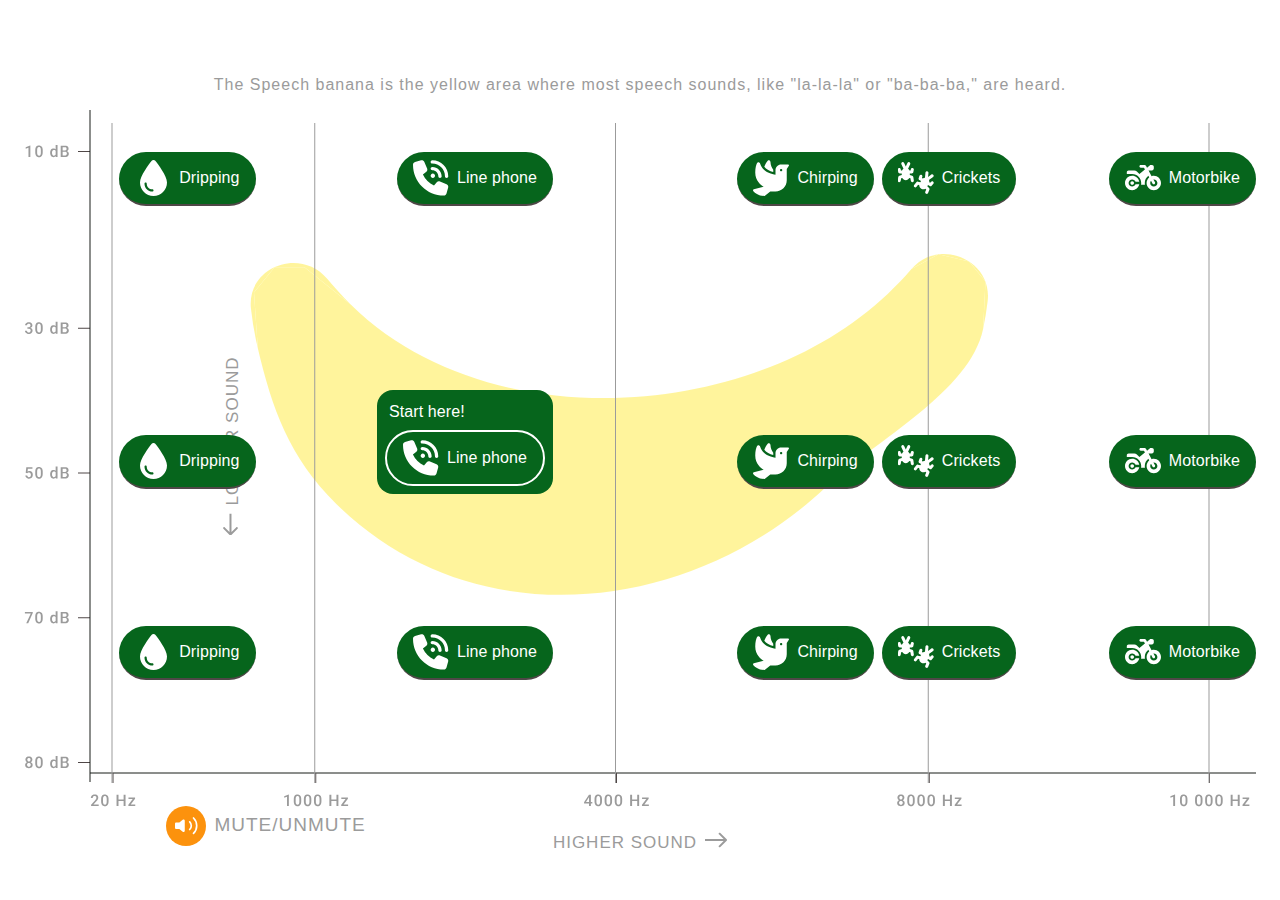
<file: Doro/index.html>
<!DOCTYPE html>
<html lang="en">
<head>
    <meta charset="UTF-8">
    <script src="script/main.js" defer></script>
    <link rel="stylesheet" href="css/style.css">
    <title>Title</title>
</head>
<body>


<section id="outer_container">
    <div class="axis_text y_axis">
        <img src="resources/img/icons/arrow-right.svg" alt="arrow-right">
        <p>LOUDER SOUND</p>

    </div>
    <section id="speech_banana_container">
        <div id="speech_banana_title">
            <p>The Speech banana is the yellow area where most speech sounds, like "la-la-la" or "ba-ba-ba," are
                heard.</p>
        </div>
        <section id="graph">

            <div id="speech_banana">
                <div class="sb_sound_btn">
                    <img src="resources/img/icons/dripping.svg" alt="dripping">
                    <p class="sb_sound_btn_text">Dripping</p>
                </div>
                <div class="sb_sound_btn">
                    <img src="resources/img/icons/line-phone.svg" alt="line-phone">
                    <p class="sb_sound_btn_text">Line phone</p>
                </div>
                <div class="sb_sound_btn">
                    <img src="resources/img/icons/chirping.svg" alt="chirping">
                    <p class="sb_sound_btn_text">Chirping</p>
                </div>
                <div class="sb_sound_btn">
                    <img src="resources/img/icons/crickets.svg" alt="crickets">
                    <p class="sb_sound_btn_text">Crickets</p>
                </div>
                <div class="sb_sound_btn">
                    <img src="resources/img/icons/motorbike.svg" alt="motorbike">
                    <p class="sb_sound_btn_text">Motorbike</p>
                </div>
                <div class="sb_sound_btn_cancel">
                </div>
                <div class="sb_sound_btn_cancel">
                </div>
                <div class="sb_sound_btn_cancel">
                </div>
                <div class="sb_sound_btn_cancel">
                </div>
                <div class="sb_sound_btn_cancel">
                </div>
                <div class="sb_sound_btn">
                    <img src="resources/img/icons/dripping.svg" alt="dripping">
                    <p class="sb_sound_btn_text">Dripping</p>
                </div>
                <div id="sp_start_here_btn_container">
                    <p class="sb_sound_btn_text">Start here!</p>
                    <div class="sb_sound_btn">
                        <img src="resources/img/icons/line-phone.svg" alt="line-phone">
                        <p class="sb_sound_btn_text">Line phone</p>
                    </div>
                </div>
                <div class="sb_sound_btn">
                    <img src="resources/img/icons/chirping.svg" alt="chirping">
                    <p class="sb_sound_btn_text">Chirping</p>
                </div>
                <div class="sb_sound_btn">
                    <img src="resources/img/icons/crickets.svg" alt="crickets">
                    <p class="sb_sound_btn_text">Crickets</p>
                </div>
                <div class="sb_sound_btn">
                    <img src="resources/img/icons/motorbike.svg" alt="motorbike">
                    <p class="sb_sound_btn_text">Motorbike</p>
                </div>

                <div class="sb_sound_btn">
                    <img src="resources/img/icons/dripping.svg" alt="dripping">
                    <p class="sb_sound_btn_text">Dripping</p>
                </div>

                <div class="sb_sound_btn">
                    <img src="resources/img/icons/line-phone.svg" alt="line-phone">
                    <p class="sb_sound_btn_text">Line phone</p>
                </div>
                <div class="sb_sound_btn">
                    <img src="resources/img/icons/chirping.svg" alt="chirping">
                    <p class="sb_sound_btn_text">Chirping</p>
                </div>
                <div class="sb_sound_btn">
                    <img src="resources/img/icons/crickets.svg" alt="crickets">
                    <p class="sb_sound_btn_text">Crickets</p>
                </div>
                <div class="sb_sound_btn">
                    <img src="resources/img/icons/motorbike.svg" alt="motorbike">
                    <p class="sb_sound_btn_text">Motorbike</p>
                </div>
                <div class="sb_sound_btn_cancel">
                </div>
                <div class="sb_sound_btn_cancel">
                </div>
                <div class="sb_sound_btn_cancel">
                </div>
                <div class="sb_sound_btn_cancel">
                </div>
                <div class="sb_sound_btn_cancel">
                </div>
            </div>

        </section>

        <div class="axis_text x_axis">
            <p>HIGHER SOUND</p>
            <img src="resources/img/icons/arrow-right.svg" alt="arrow-right">
        </div>

    </section>

</section>

<section id="mute_container">
    <div id="mute_btn">
        <img id="mute_btn_img" src="resources/img/icons/speaker-on.svg" alt="speaker-on">
    </div>
    <p>MUTE/UNMUTE</p>
</section>

<div id="tooltip_container">
    <img id="#tooltip-arrow" src="resources/img/icons/tooltip-arrow.svg" alt="tooltip-arrow">
    <div id="tooltip">
        <p>Click on the sound buttons to hear the sounds.</p>
    </div>
</div>
</body>
</html>
</file>
<file: Doro/css/style.css>
* {
    margin: 0;
    padding: 0;
    box-sizing: border-box;
}

#outer_container {

}

#speech_banana_container {

    display: flex;
    flex-flow: column nowrap;
    justify-content: center;
    align-items: center;
    padding: 2rem;
}

#speech_banana {
    width: 77rem;
    height: 44rem;
    position: absolute;
    display: grid;
    grid-template-columns: repeat(1, 2fr 2.5fr 2.7fr 0.7fr 2fr);
    gap: 0.5rem;
    justify-items: end;
    align-items: center;
    z-index: 2;
}

/*
Speech Banana shortened to sb here on out
*/

.sb_sound_btn {
    display: flex;
    flex-direction: row;
    padding: 0.5rem 1rem;
    justify-content: center;
    align-items: center;
    gap: 0.5rem;
    background: #06651C;
    border-radius: 6.25rem;
    border-bottom: 2px solid #4F4747;
    transition-duration: 0.3s;

}

.sb_sound_btn_cancel {

}

.sb_sound_btn_icon {
    display: flex;
    width: 2.25rem;
    height: 2.25rem;
    justify-content: center;
    align-items: center;
    flex-shrink: 0;
}

.sb_sound_btn_text {
    color: #FFF;
    text-align: center;
    font-family: Roboto, sans-serif;
    font-size: 1rem;
    font-style: normal;
    font-weight: 500;
    line-height: 1.25rem;
    letter-spacing: 0.00625rem;
}

.sb_sound_btn:hover {
    transition-duration: 0.7s;
    background: #00B45C;
    border-bottom: 2px solid transparent;
    cursor: pointer;
}

#sp_start_here_btn_container {
    display: flex;
    flex-flow: column nowrap;
    padding: 0.5rem;
    flex-shrink: 0;
    border-radius: 1rem;
    background: #06651C;
    margin-bottom: 2.5rem;

}

#sp_start_here_btn_container > p {
    margin: 0.2rem 0 0.5rem 0.25rem;
    align-self: flex-start;
}

#sp_start_here_btn_container > div {
    border: 2px solid #FFF;
}

#sp_start_here_btn_container > div:hover {
    border: 2px solid #06651C;
}

#speech_banana_title {
    display: inline-flex;
    align-items: flex-start;
    gap: 1rem;
    margin: 1rem 0 1rem;
}

#speech_banana_title > p {
    color: #9B9B9B;
    font-feature-settings: 'clig' off, 'liga' off;
    font-family: Roboto, sans-serif;
    font-size: 1rem;
    font-style: normal;
    font-weight: 500;
    line-height: normal;
    letter-spacing: 0.0625rem;
}

#banana {
    z-index: -1;
    width: 46.08338rem;
    height: 21.30456rem;
    position: absolute;
    left: 14.16663rem;
    top: 9rem;
    fill: #FFEB3B;

}

#graph {
    display: flex;
    width: 77rem;
    height: 43.75rem;
    flex-direction: row;
    justify-content: flex-end;
    align-items: flex-start;
    flex-shrink: 0;
    background-image: url("../resources/img/graphBackground/SpeechBananaLineGraph.svg");
}

#mute_container {
    bottom: 6vh;
    left: 13vw;
    display: inline-flex;
    gap: 0.5rem;
    position: absolute;

}

#mute_btn {
    display: flex;
    width: 2.5rem;
    height: 2.5rem;
    padding: 0.75rem 0.58088rem 0.79081rem 0.5625rem;
    justify-content: center;
    align-items: center;
    border-radius: 9.375rem;
    background: #FC920D;
    cursor: pointer;
}

#mute_container > p {
    color: #9B9B9B;
    font-feature-settings: 'clig' off, 'liga' off;
    font-family: Roboto, sans-serif;
    font-size: 1.7rem;
    font-style: normal;
    font-weight: 500;
    line-height: normal;
    font-variant: all-small-caps;
    letter-spacing: 0.0625rem;
}


.axis_text {
    display: inline-flex;
    align-items: center;
    gap: 0.5rem;
}
.y_axis {
    transform: rotate(-90deg);
    white-space: nowrap;
    height: fit-content;
    top: 48vh;
    left: 11vw;
    position: relative;

}

.x_axis {
    margin-top: 1rem;

}




.axis_text {
    display: inline-flex;
    align-items: center;
    gap: 0.5rem;
}


.axis_text > p {
    color: #9B9B9B;
    font-feature-settings: 'clig' off, 'liga' off;
    font-family: Roboto, sans-serif;
    font-size: 1.5rem;
    font-style: normal;
    font-weight: 500;
    line-height: normal;
    font-variant: all-small-caps;
    letter-spacing: 0.0625rem;
}


.y_axis > img {
    transform: rotate(180deg);
}


.axis_text > img {
    stroke-width: 2px;
    stroke: #9B9B9B;
}

#tooltip_container {
    display: none;
    flex-direction: column;
    align-items: center;
    position: absolute;

}

#tooltip {
    display: flex;
    padding: 0.75rem;
    flex-direction: column;
    align-items: flex-start;
    border-radius: 0.5rem;
    background: #191C19;
}
#tooltip > p {
    display: flex;
    align-self: stretch;
    color: #FFF;
    text-align: center;
    font-family: Inter, sans-serif;
    font-size: 0.75rem;
    font-style: normal;
    font-weight: 400;
    line-height: 1rem;
}

#tooltip-arrow {
    width: 1rem;
    height: 0.5rem;
    fill: #191C19;
}
</file>
